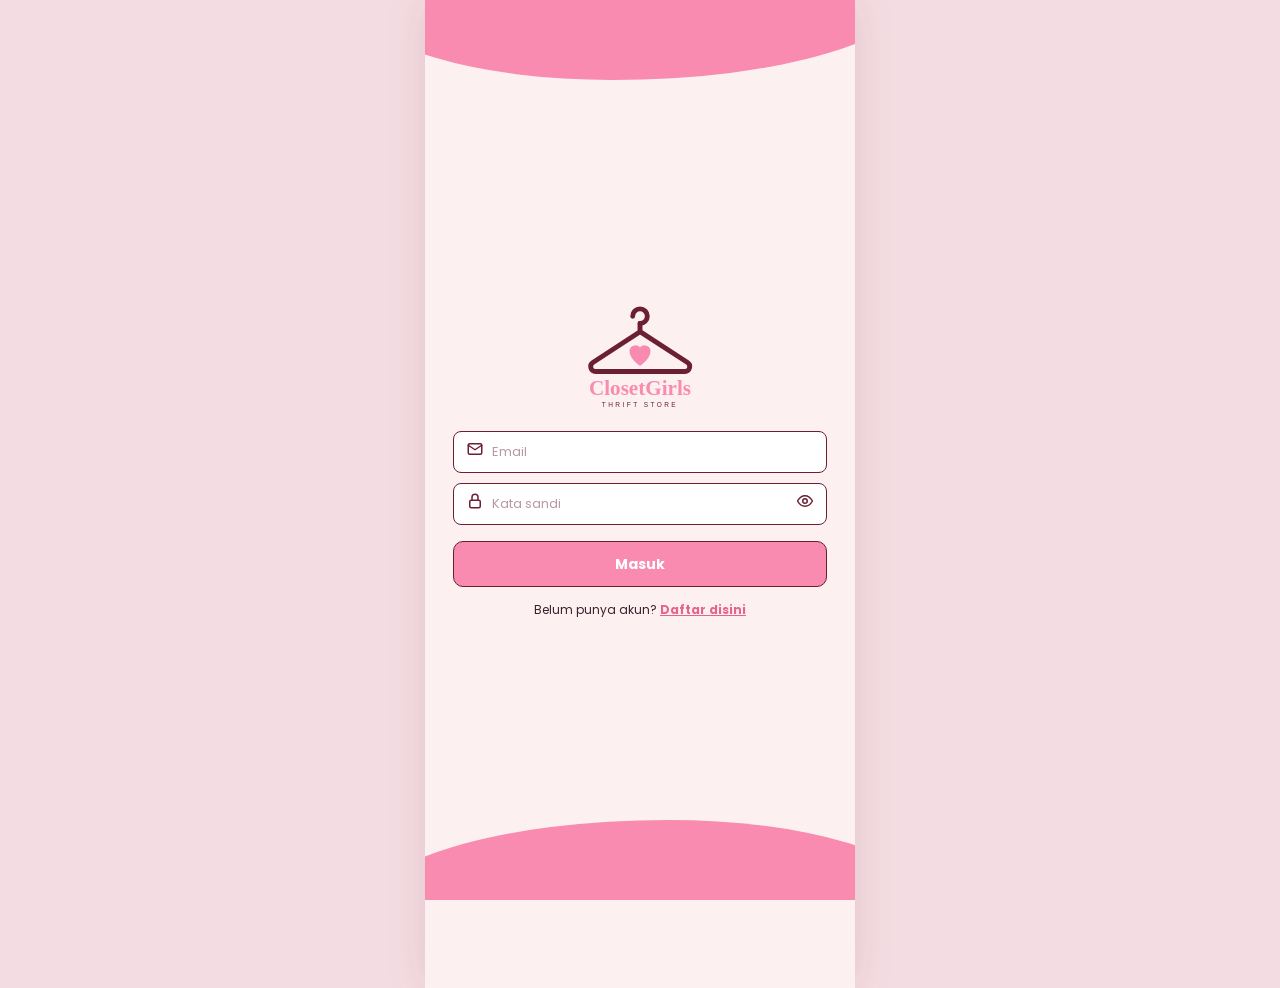
<file: Sprint 3/Index.html>
<!DOCTYPE html>
<html lang="id">
<head>
  <meta charset="UTF-8">
  <meta name="viewport" content="width=device-width, initial-scale=1">
  <title>ClosetGirls Thrift Store</title>
  <meta http-equiv="refresh" content="1;url=pages/login.html">
  <style>
    body { margin: 0; min-height: 100vh; display: grid; place-items: center; background: #FDF0F1; }
    img { width: 160px; }
  </style>
</head>
<body>
  <img src="assets/images/logo.svg" alt="ClosetGirls Thrift Store">
  <script>
    var session = null;
    try { session = localStorage.getItem('cg_session'); } catch (e) {}
    location.replace(session ? 'pages/home.html' : 'pages/login.html');
  </script>
</body>
</html>
</file>
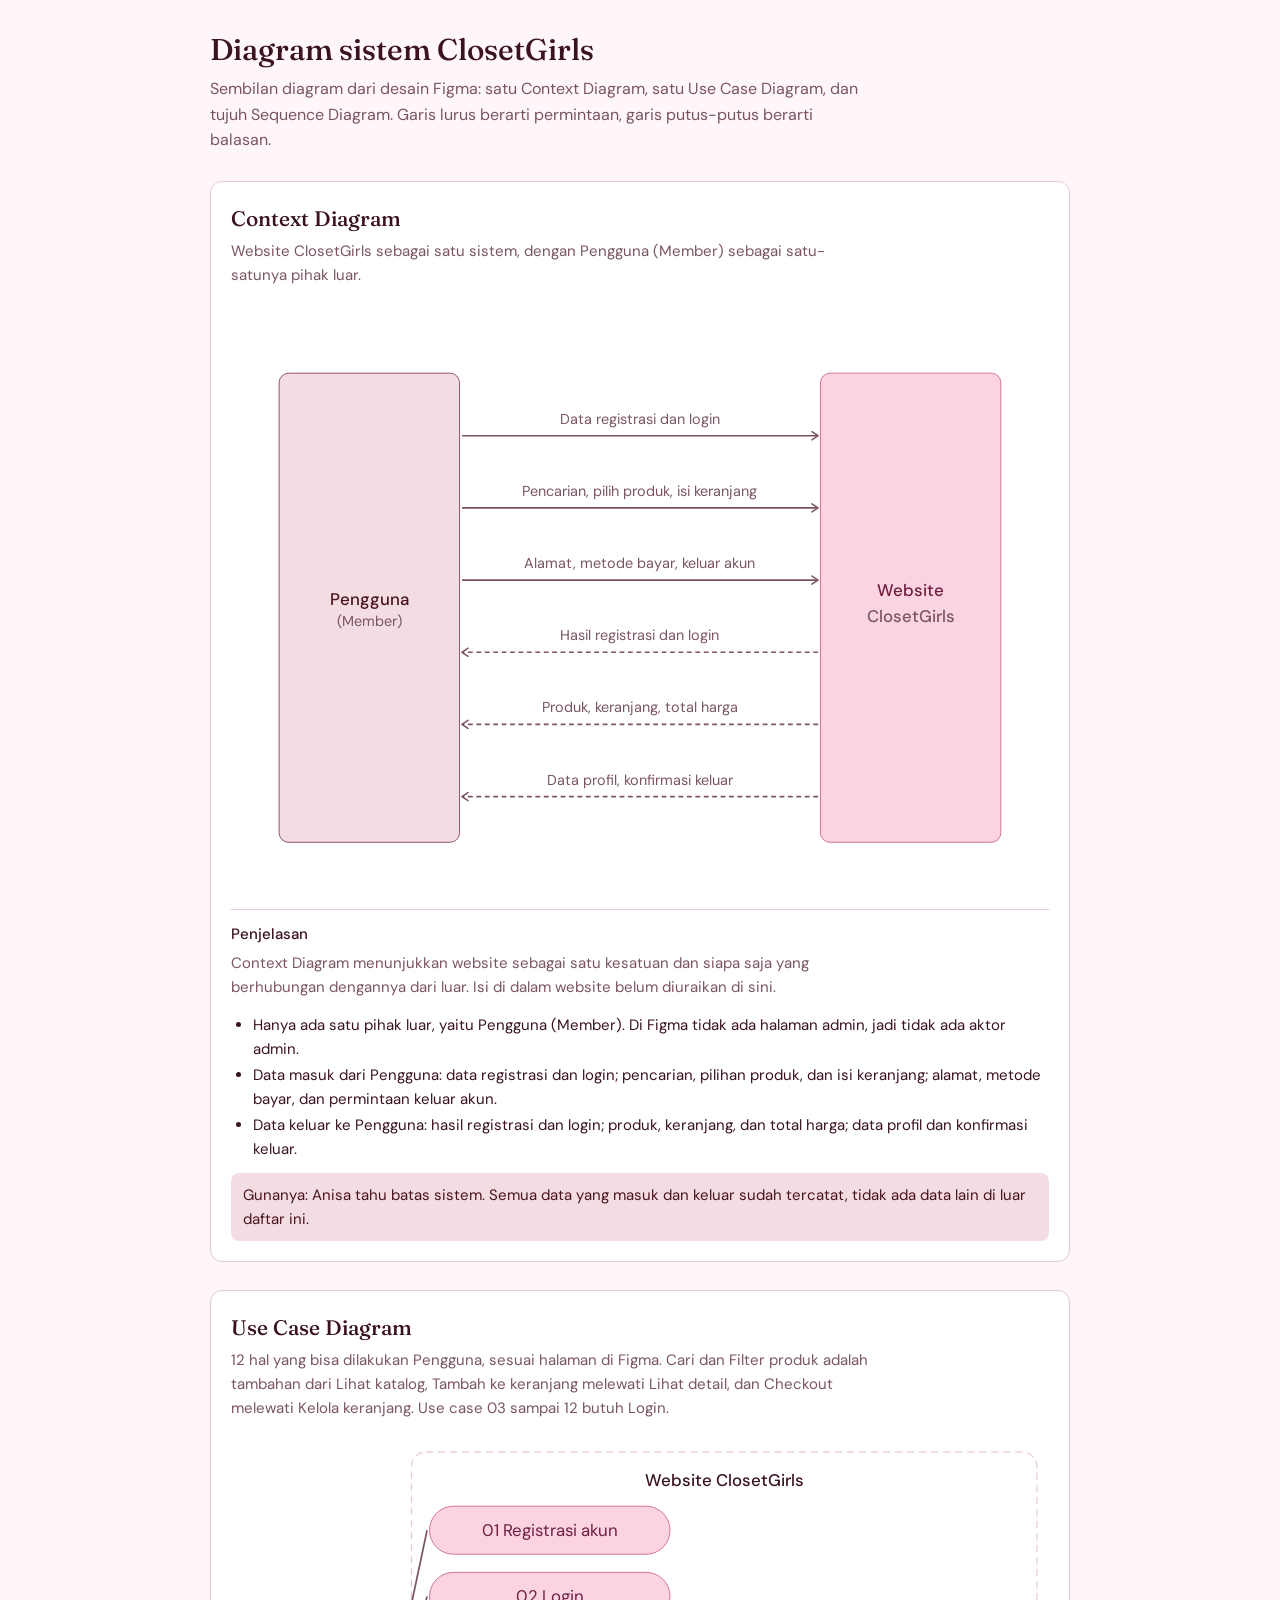
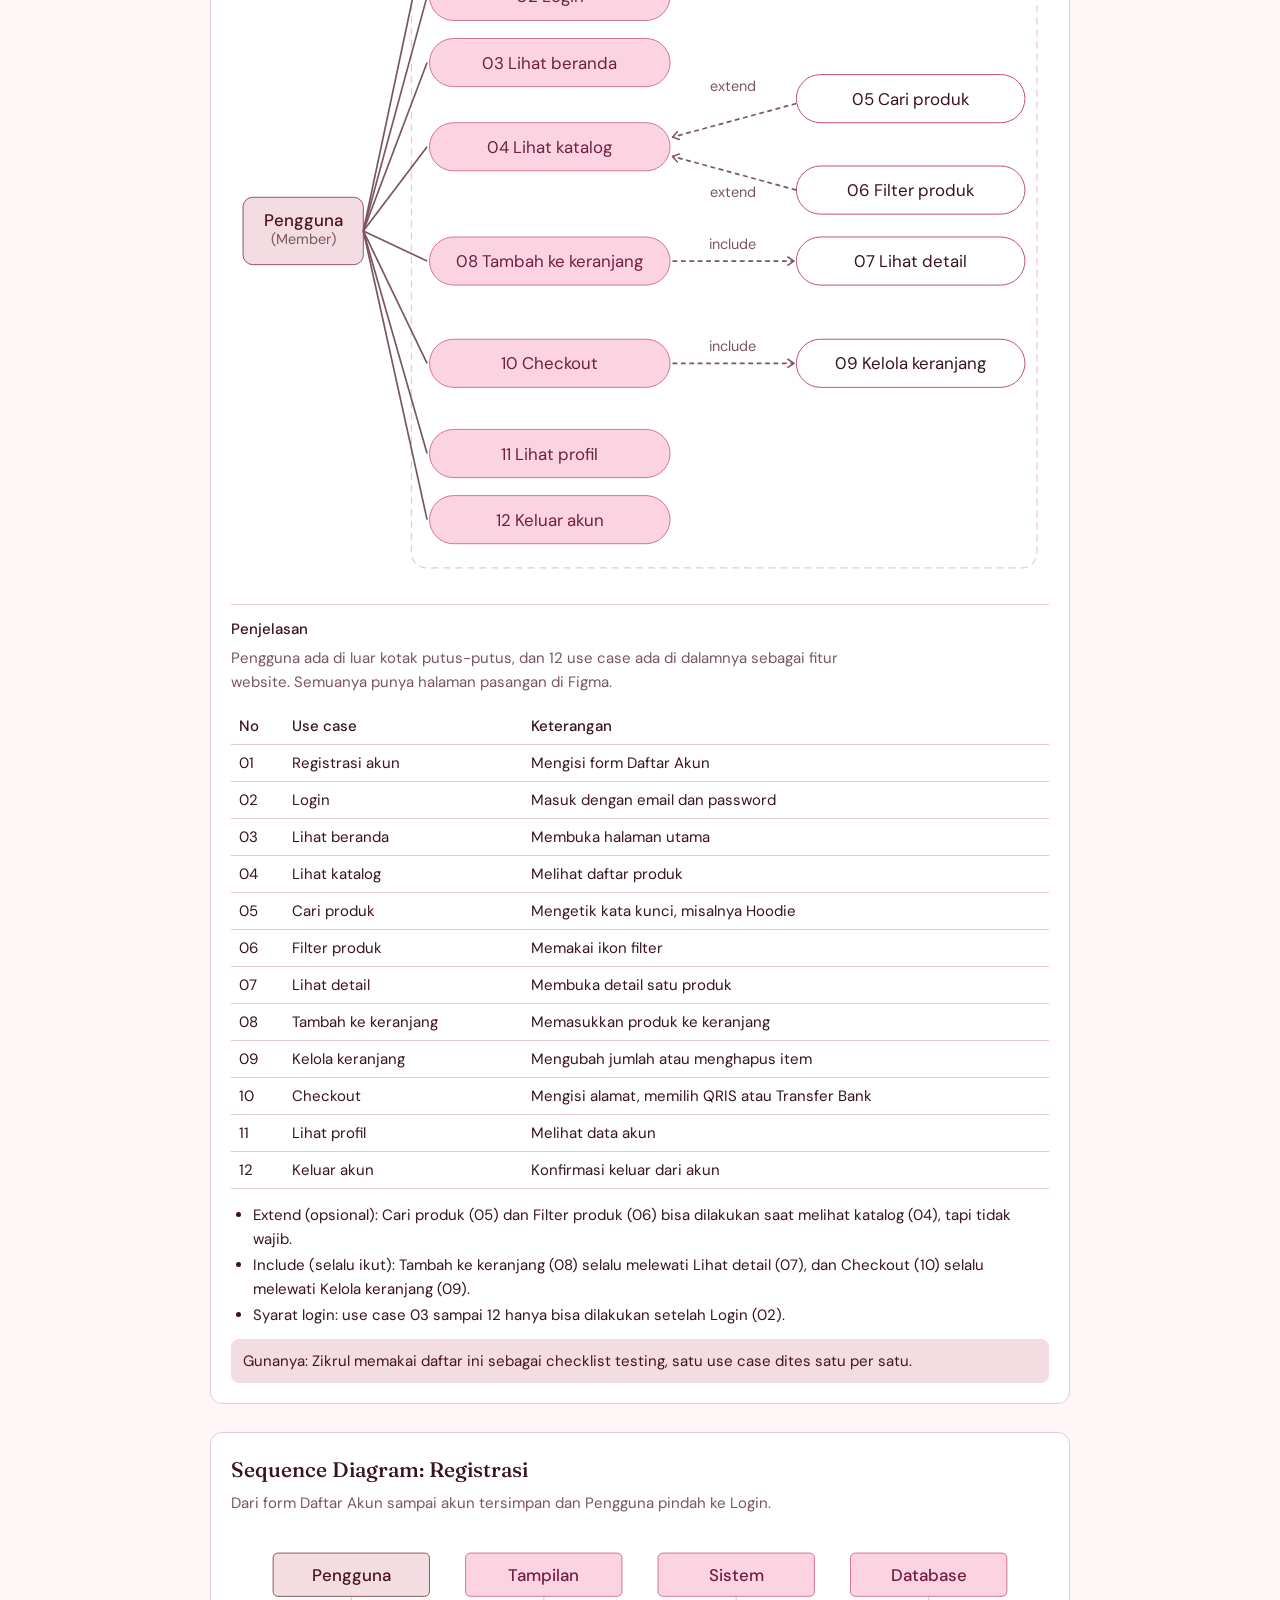
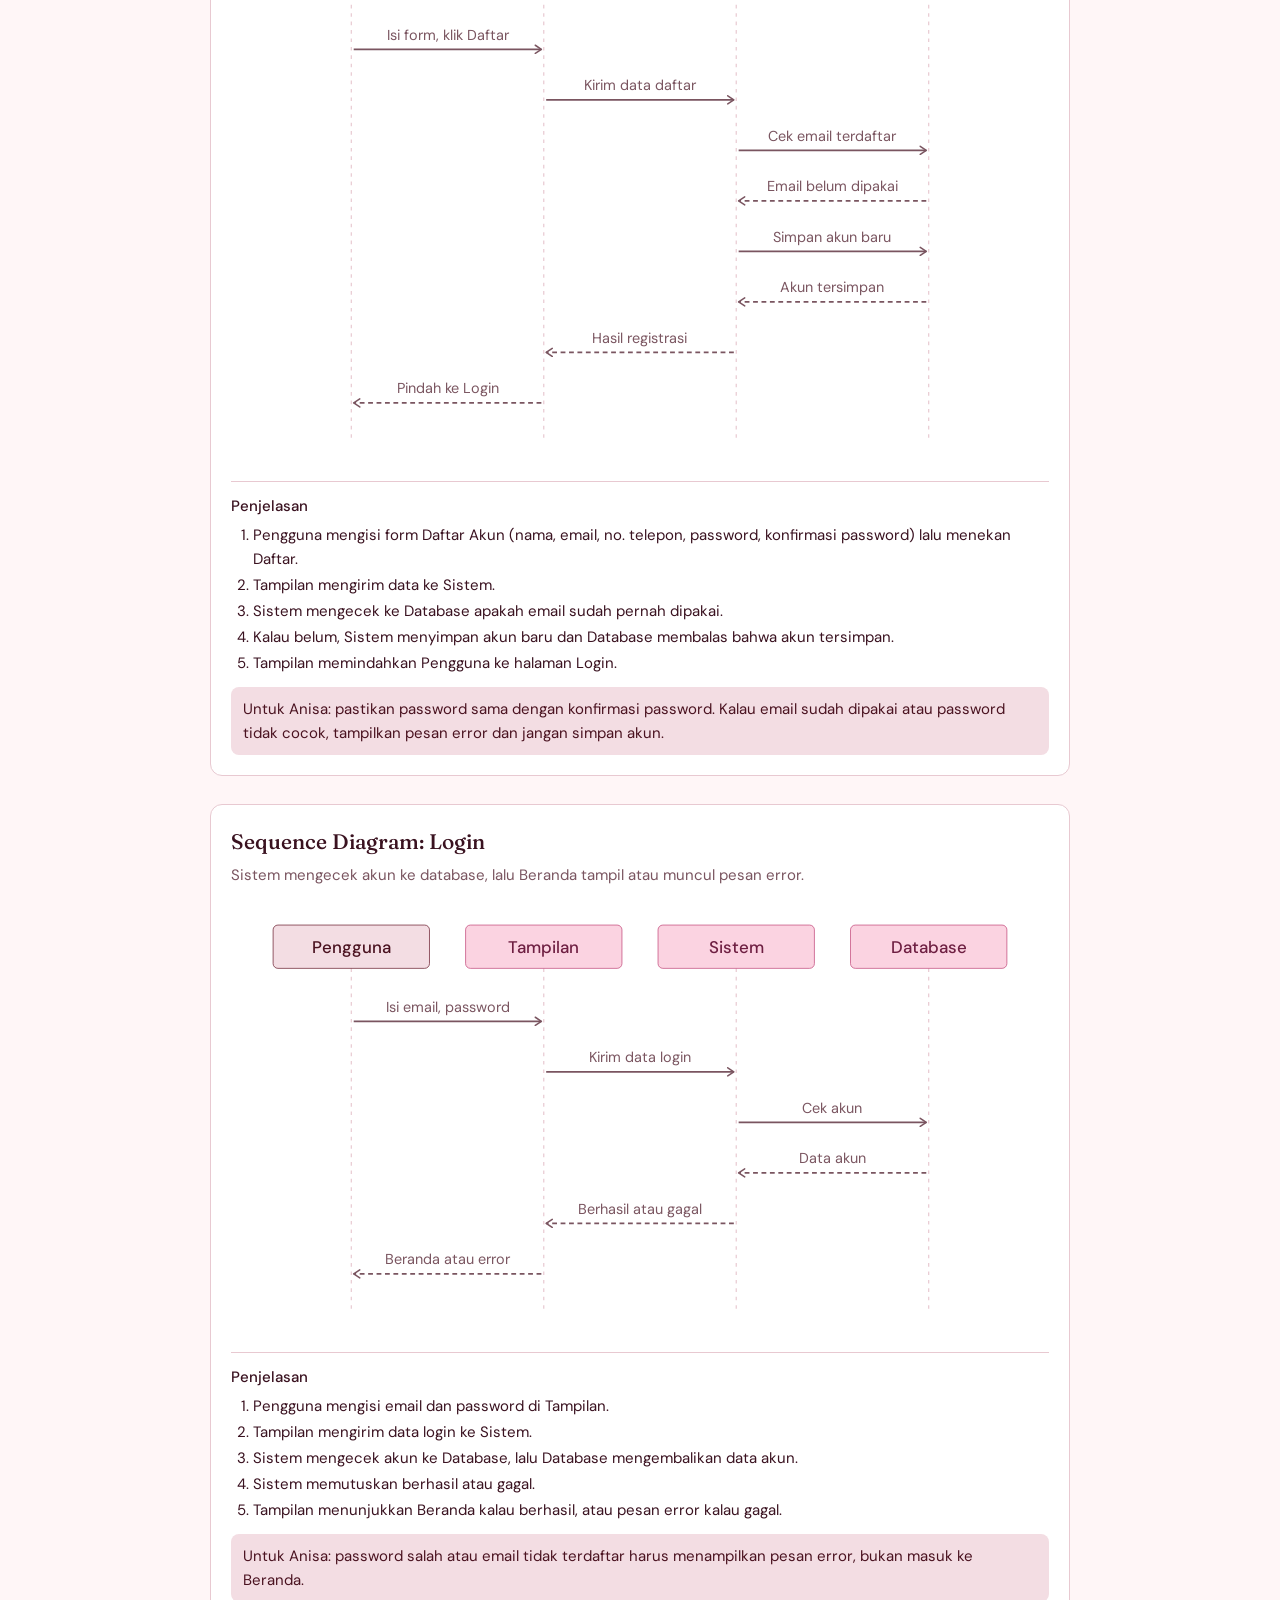
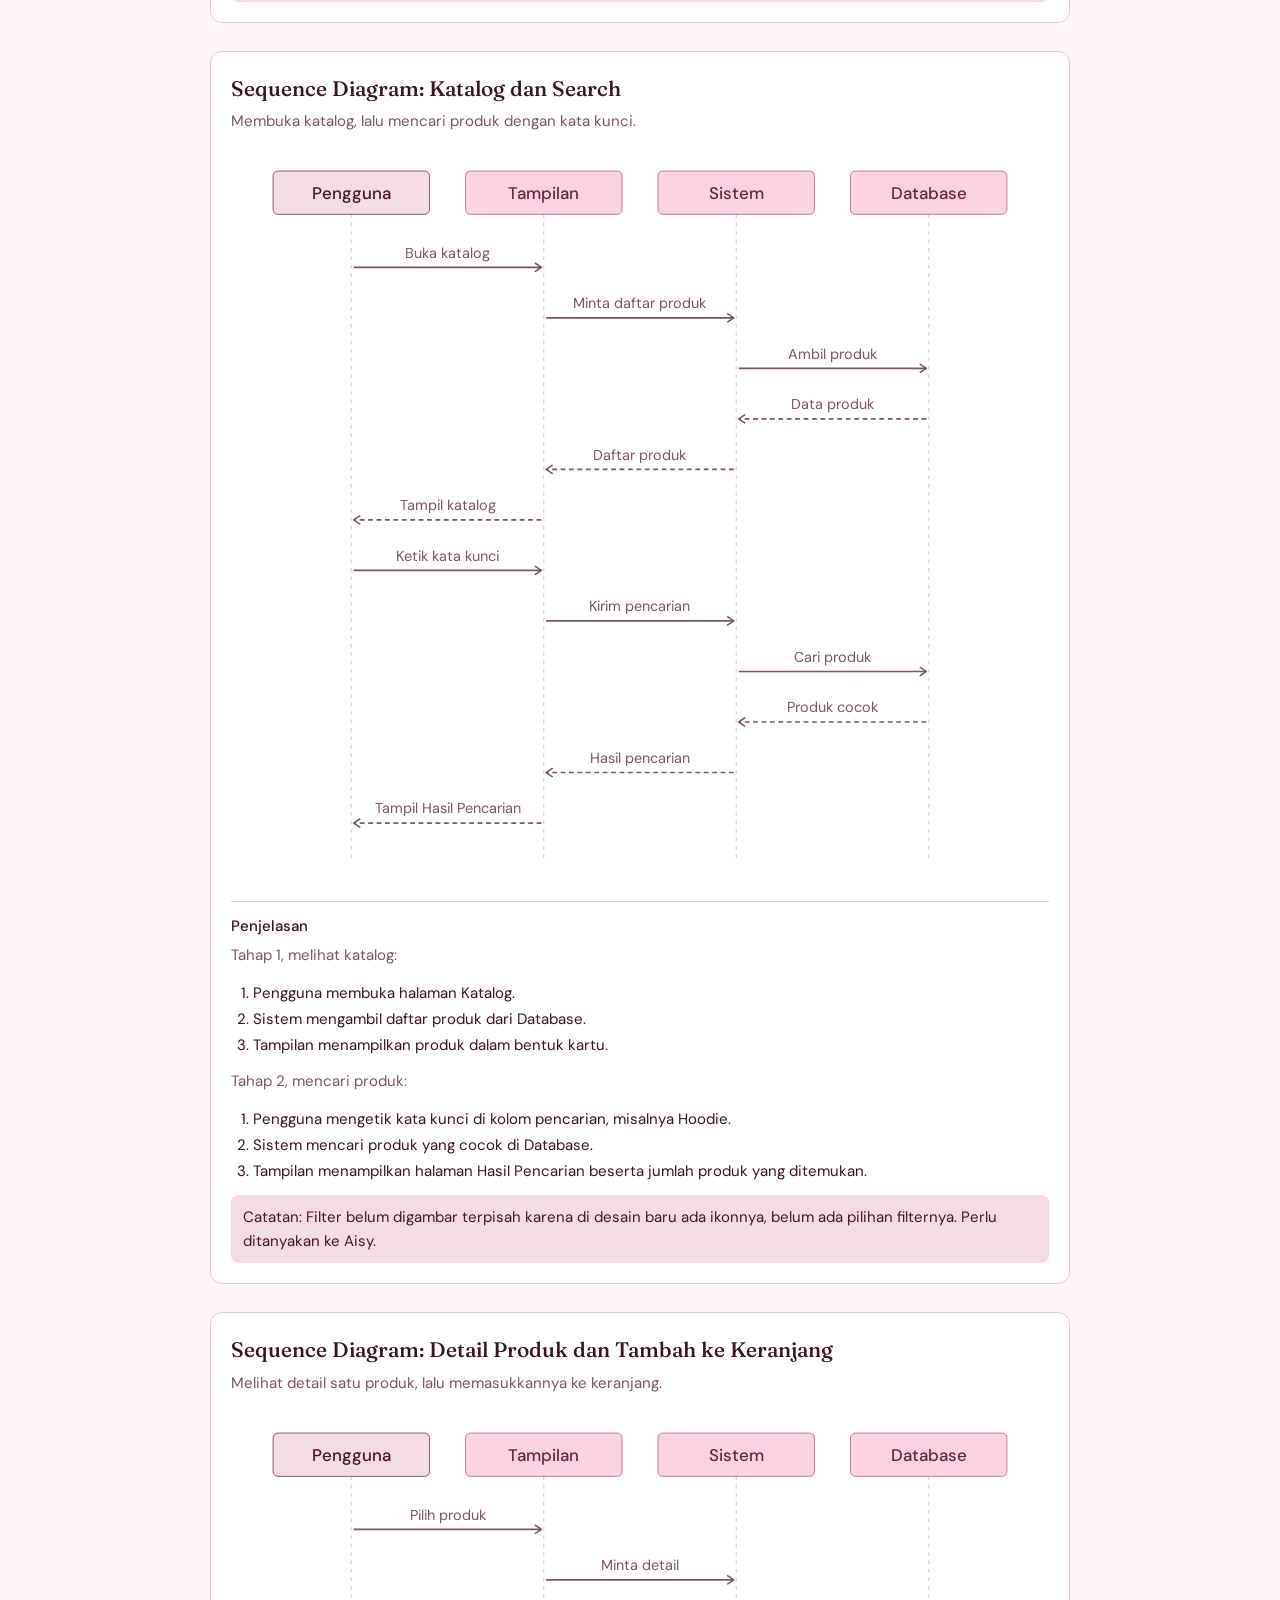
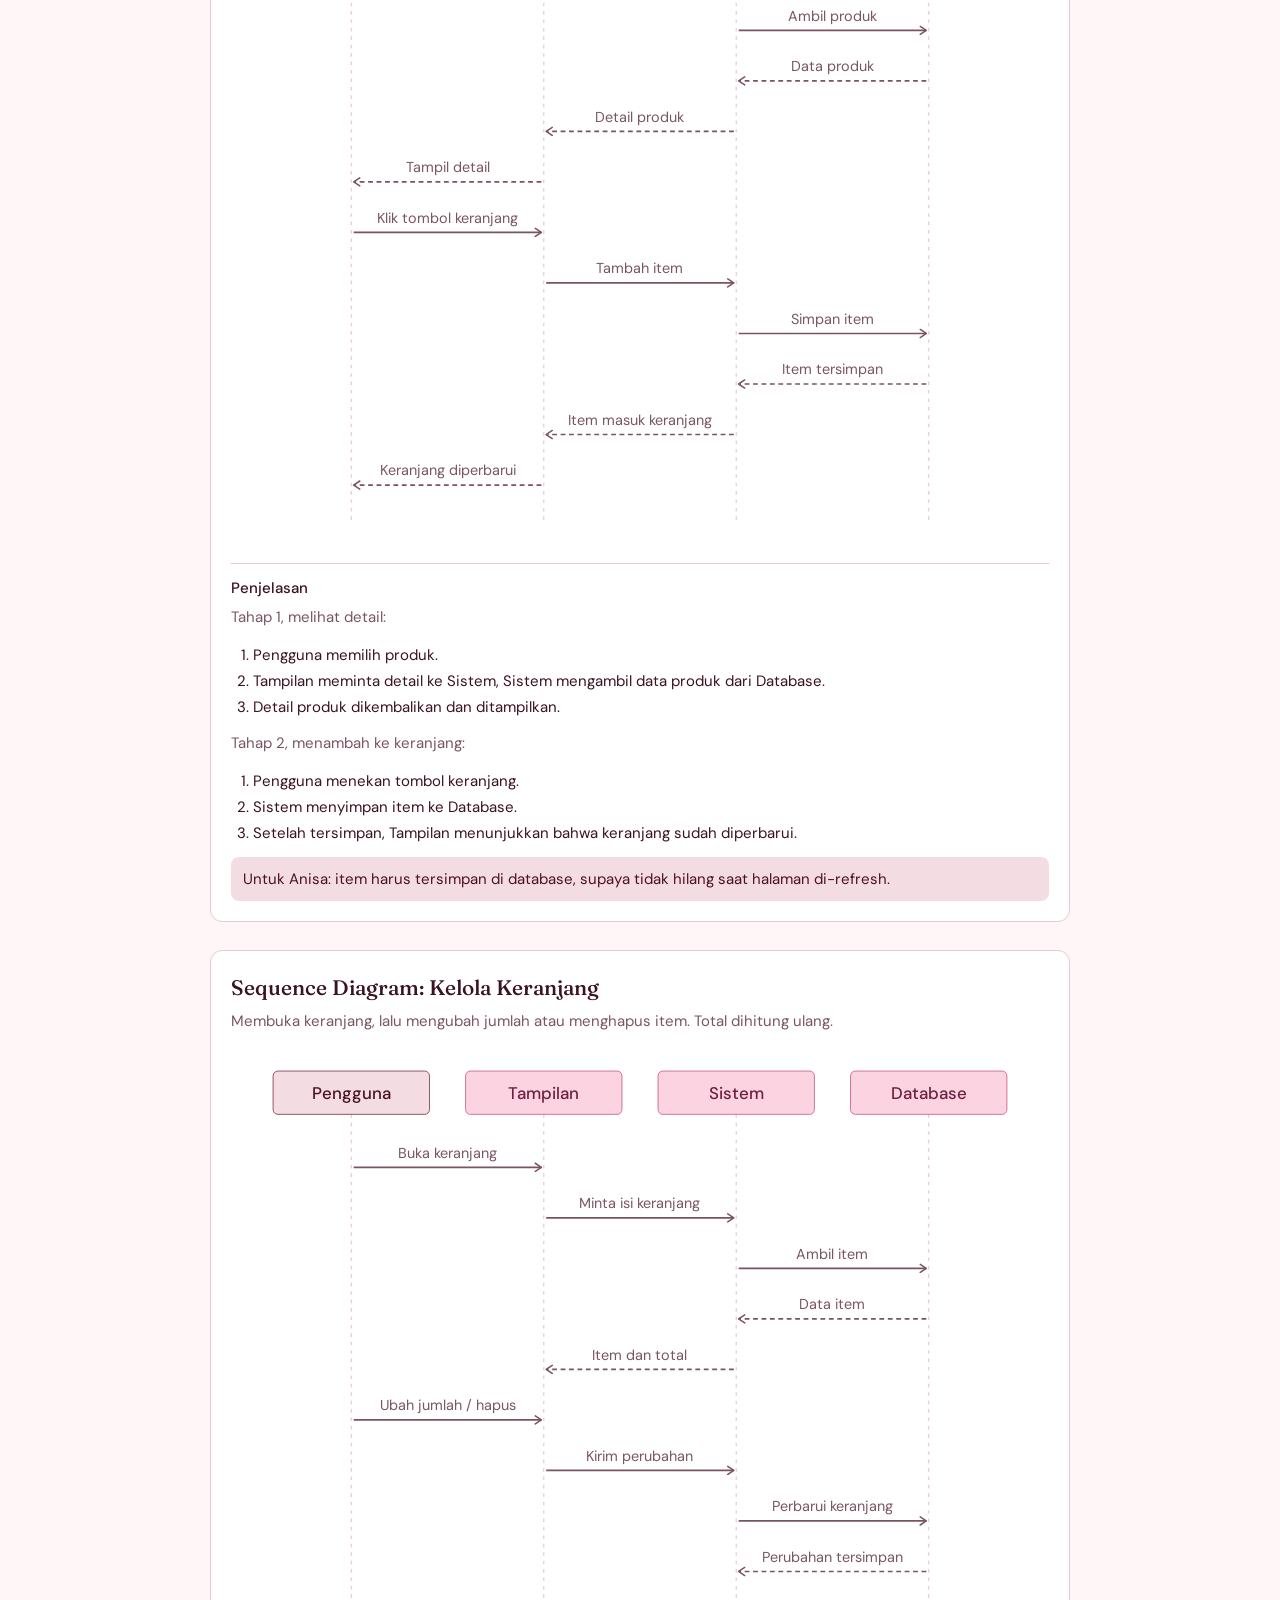
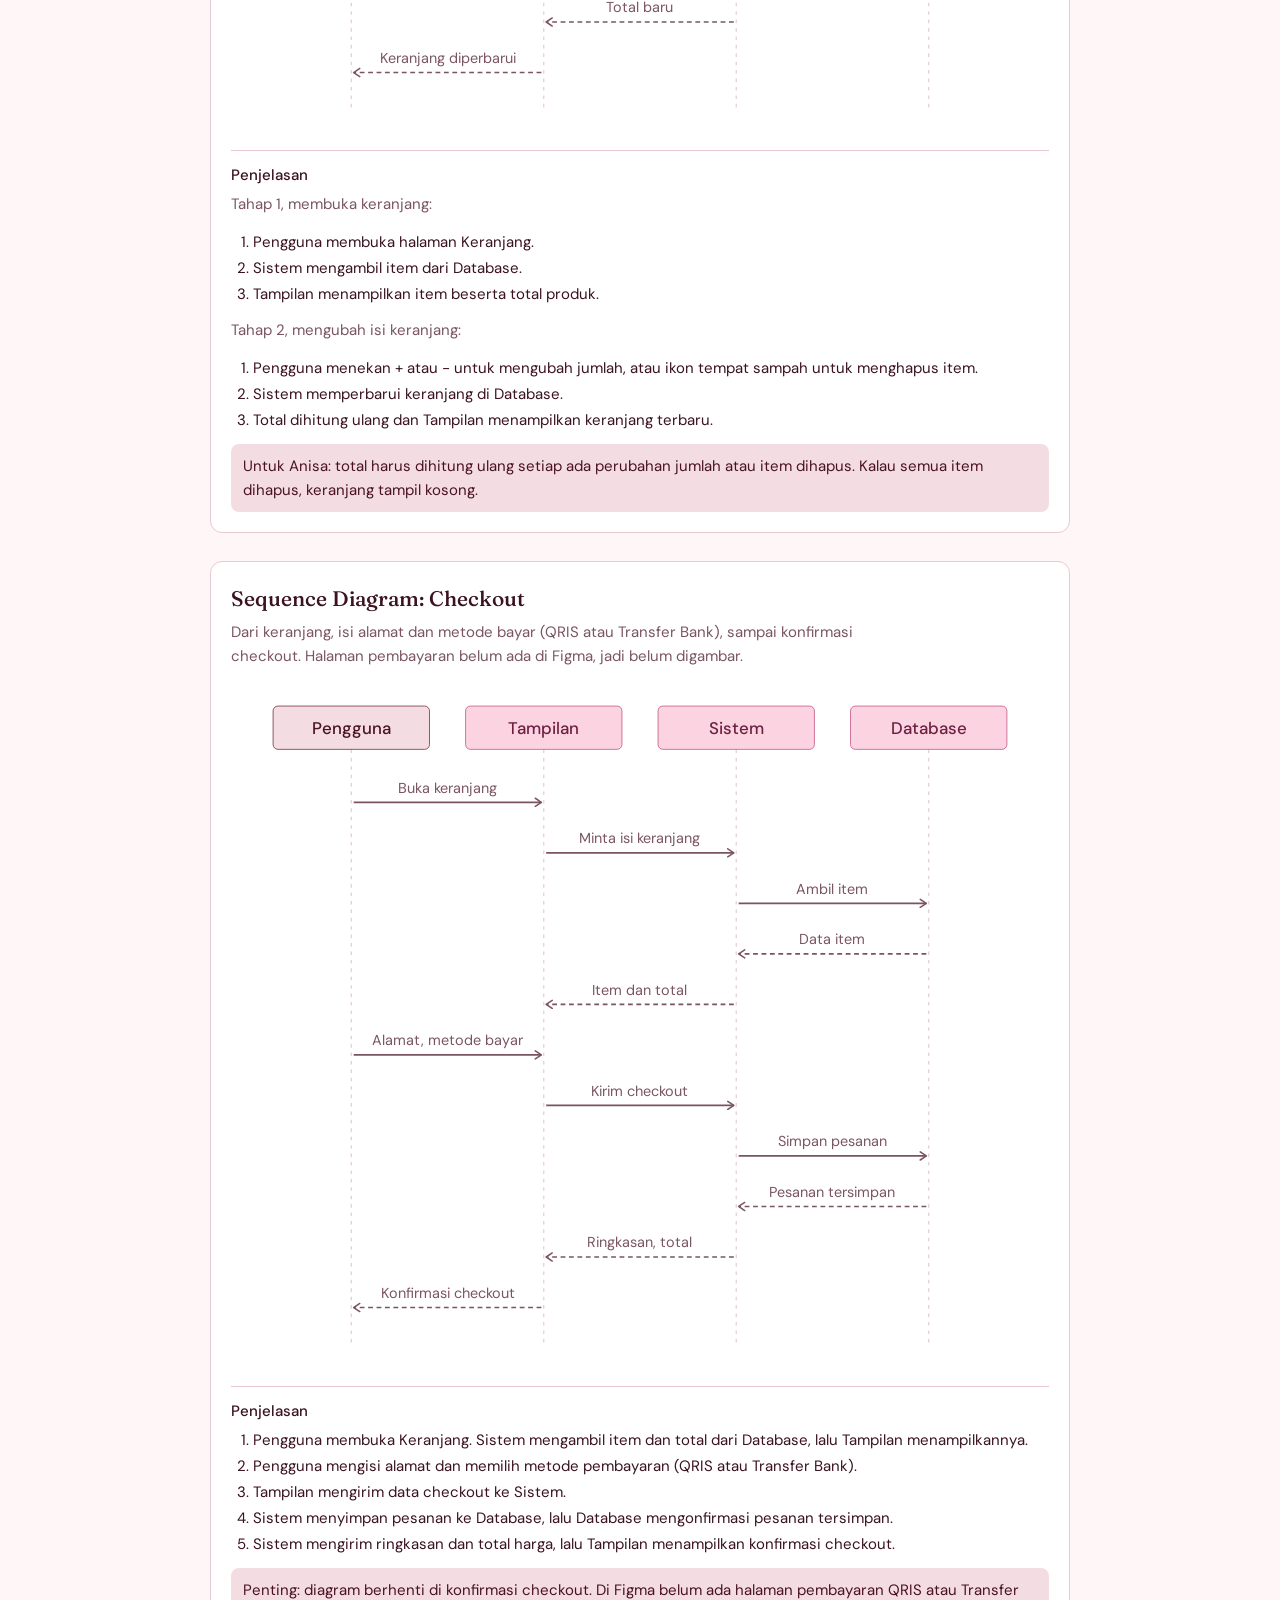
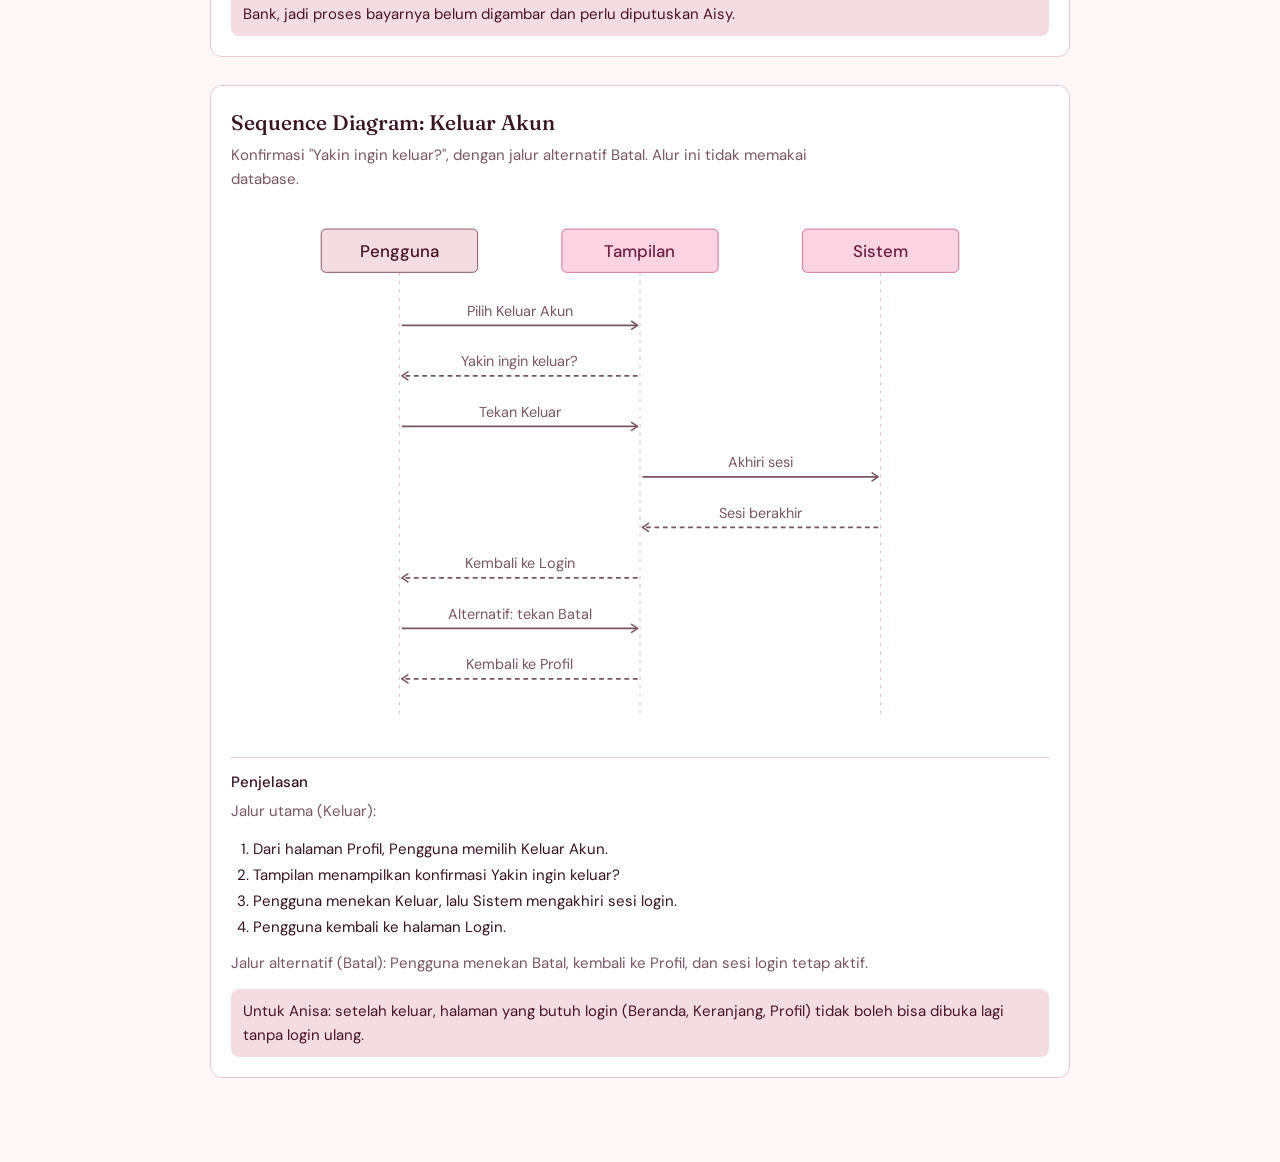
<file: a_Sprint_2/System_Modeling/Diagram sistem ClosetGirls (1).html>
<!DOCTYPE html>
<html lang="id"><head><meta charset="utf-8">
<meta name="viewport" content="width=device-width, initial-scale=1, viewport-fit=cover">
<title>Diagram sistem ClosetGirls</title>
<link href="https://fonts.googleapis.com/css2?family=DM+Sans:wght@400;500&family=Fraunces:wght@500&display=swap" rel="stylesheet">
<style>
:root{--bg:#FFF6F7;--card:#fff;--ink:#3A1220;--muted:#7A5560;--line:#E8C9D1;--af:#F3DDE3;--al:#6B1E2E;--at:#4A1220;--sf:#FBD3E1;--sl:#C2477A;--st:#6E1F42;box-sizing:border-box;padding-top:env(safe-area-inset-top,0px);padding-bottom:env(safe-area-inset-bottom,0px)}
@media (prefers-color-scheme:dark){:root:not([data-theme="light"]){--bg:#1E1015;--card:#2A171E;--ink:#FBE9EE;--muted:#C9A3AE;--line:#4A2A34;--af:#4A2230;--al:#E7A9B9;--at:#FBE9EE;--sf:#5A2037;--sl:#F08AB1;--st:#FDE3EE}}
:root[data-theme="dark"]{--bg:#1E1015;--card:#2A171E;--ink:#FBE9EE;--muted:#C9A3AE;--line:#4A2A34;--af:#4A2230;--al:#E7A9B9;--at:#FBE9EE;--sf:#5A2037;--sl:#F08AB1;--st:#FDE3EE}
html{scroll-padding-top:env(safe-area-inset-top,0px)}
body{margin:0;background:var(--bg);color:var(--ink);font:400 16px/1.6 "DM Sans",system-ui,sans-serif}
main{max-width:860px;margin:0 auto;padding:32px 16px 56px}
h1,h2{font-family:Fraunces,Georgia,serif;font-weight:500;margin:0}
h1{font-size:30px;line-height:1.2}
.lead{color:var(--muted);margin:8px 0 28px;max-width:60ch}
section{margin:0 0 28px;padding:20px;background:var(--card);border:1px solid var(--line);border-radius:12px}
h2{font-size:21px;margin-bottom:4px}
section p{margin:0 0 14px;color:var(--muted);font-size:15px;max-width:64ch}
.sc{overflow-x:auto}
svg.d{display:block;width:100%;min-width:600px;height:auto}
text{font-family:"DM Sans",system-ui,sans-serif;font-size:12px;fill:var(--muted);text-anchor:middle}
text.h{font-size:14px;font-weight:500;dominant-baseline:central}
text.t{font-size:14px;fill:var(--ink);dominant-baseline:central}
.ab{fill:var(--af);stroke:var(--al);stroke-width:.6}.ab+text{fill:var(--at)}
.sb{fill:var(--sf);stroke:var(--sl);stroke-width:.6}.sb+text{fill:var(--st)}
.lf{stroke:var(--line);stroke-dasharray:3 4}
.ar{stroke:var(--muted);stroke-width:1.4}.ar.d{stroke-dasharray:4 3}
marker path{fill:none;stroke:var(--muted);stroke-width:1.5;stroke-linecap:round;stroke-linejoin:round}
.bd{fill:none;stroke:var(--line);stroke-dasharray:6 4}
.tb{fill:var(--card);stroke:var(--sl);stroke-width:.8}
.ex{margin-top:18px;padding-top:14px;border-top:1px solid var(--line);font-size:15px}
.ex h3{font:500 15px/1.4 "DM Sans",sans-serif;margin:0 0 6px;color:var(--ink)}
.ex ul,.ex ol{margin:0 0 12px;padding-left:22px}.ex li{margin:2px 0}
.ex .note{margin:0;padding:10px 12px;background:var(--af);border-radius:8px;color:var(--at);max-width:none}
.ex table{width:100%;border-collapse:collapse;margin-bottom:12px}.ex th,.ex td{text-align:left;padding:6px 8px;border-bottom:1px solid var(--line);vertical-align:top}.ex th{font-weight:500}
</style></head><body><main>
<svg width="0" height="0" style="position:absolute"><defs><marker id="ah" viewBox="0 0 10 10" refX="8" refY="5" markerWidth="6" markerHeight="6" orient="auto-start-reverse"><path d="M2 1L8 5L2 9"/></marker></defs></svg>
<h1>Diagram sistem ClosetGirls</h1>
<p class="lead">Sembilan diagram dari desain Figma: satu Context Diagram, satu Use Case Diagram, dan tujuh Sequence Diagram. Garis lurus berarti permintaan, garis putus-putus berarti balasan.</p>
<div id="out"></div>
<script>
const L4=['Pengguna','Tampilan','Sistem','Database'],L3=['Pengguna','Tampilan','Sistem'];
function seq(lanes,msgs){const n=lanes.length,st=n==4?160:200,x0=n==4?100:140,xs=lanes.map((_,i)=>x0+i*st),last=100+(msgs.length-1)*42;
let s=`<svg class="d" viewBox="0 0 680 ${last+50}" role="img">`;
lanes.forEach((l,i)=>{s+=`<line class="lf" x1="${xs[i]}" y1="56" x2="${xs[i]}" y2="${last+30}"/><rect class="${i?'sb':'ab'}" x="${xs[i]-65}" y="20" width="130" height="36" rx="4"/><text class="h" x="${xs[i]}" y="38">${l}</text>`});
msgs.forEach((m,i)=>{const r=m.match(/^(\d)([>~])(\d) (.*)$/),a=+r[1],b=+r[3],y=100+i*42,d=b>a?1:-1;
s+=`<text x="${(xs[a]+xs[b])/2}" y="${y-8}">${r[4]}</text><line class="ar${r[2]=='~'?' d':''}" x1="${xs[a]+2*d}" y1="${y}" x2="${xs[b]-2*d}" y2="${y}" marker-end="url(#ah)"/>`});
return s+'</svg>'}
function ctx(){let s='<svg class="d" viewBox="0 0 680 490" role="img"><rect class="ab" x="40" y="60" width="150" height="390" rx="8"/><text class="h" x="115" y="248">Pengguna</text><text x="115" y="270">(Member)</text><rect class="sb" x="490" y="60" width="150" height="390" rx="8"/><text class="h" x="565" y="240">Website</text><text class="h" x="565" y="262">ClosetGirls</text>';
const f=[['Data registrasi dan login',1],['Pencarian, pilih produk, isi keranjang',1],['Alamat, metode bayar, keluar akun',1],['Hasil registrasi dan login',0],['Produk, keranjang, total harga',0],['Data profil, konfirmasi keluar',0]];
f.forEach((a,i)=>{const y=112+i*60;s+=`<text x="340" y="${y-10}">${a[0]}</text><line class="ar${a[1]?'':' d'}" x1="${a[1]?192:488}" y1="${y}" x2="${a[1]?488:192}" y2="${y}" marker-end="url(#ah)"/>`});return s+'</svg>'}
function uc(){const n=['Registrasi akun','Login','Lihat beranda','Lihat katalog','Cari produk','Filter produk','Lihat detail','Tambah ke keranjang','Kelola keranjang','Checkout','Lihat profil','Keluar akun'];
let s='<svg class="d" viewBox="0 0 680 490" role="img"><rect class="ab" x="30" y="215" width="130" height="56" rx="8"/><text class="h" x="95" y="233">Pengguna</text><text x="95" y="253">(Member)</text><rect class="bd" x="215" y="20" width="430" height="450" rx="12"/><text class="h" x="430" y="46" style="fill:var(--ink)">Website ClosetGirls</text><line class="ar" x1="162" y1="243" x2="213" y2="243" marker-end="url(#ah)"/>';
n.forEach((t,i)=>{const x=235+(i%2)*200,y=70+Math.floor(i/2)*70;s+=`<rect class="sb" x="${x}" y="${y}" width="190" height="44" rx="22"/><text class="t" x="${x+95}" y="${y+22}">${String(i+1).padStart(2,'0')} ${t}</text>`});return s+'</svg>'}
function uc2(){const L=[['01 Registrasi akun',80],['02 Login',135],['03 Lihat beranda',190],['04 Lihat katalog',260],['08 Tambah ke keranjang',355],['10 Checkout',440],['11 Lihat profil',515],['12 Keluar akun',570]],R=[['05 Cari produk',220],['06 Filter produk',296],['07 Lihat detail',355],['09 Kelola keranjang',440]];
let s='<svg class="d" viewBox="0 0 680 625" role="img"><rect class="bd" x="150" y="15" width="520" height="595" rx="12"/><text class="h" x="410" y="38" style="fill:var(--ink)">Website ClosetGirls</text><rect class="ab" x="10" y="302" width="100" height="56" rx="8"/><text class="h" x="60" y="321">Pengguna</text><text x="60" y="341">(Member)</text>';
L.forEach(a=>{s+=`<line class="ar" x1="110" y1="330" x2="163" y2="${a[1]}"/>`});
L.forEach(a=>{s+=`<rect class="sb" x="165" y="${a[1]-20}" width="200" height="40" rx="20"/><text class="t" x="265" y="${a[1]}">${a[0]}</text>`});
R.forEach(a=>{s+=`<rect class="tb" x="470" y="${a[1]-20}" width="190" height="40" rx="20"/><text class="t" x="565" y="${a[1]}">${a[0]}</text>`});
s+='<line class="ar d" x1="470" y1="224" x2="367" y2="252" marker-end="url(#ah)"/><text x="417" y="214">extend</text><line class="ar d" x1="470" y1="296" x2="367" y2="268" marker-end="url(#ah)"/><text x="417" y="302">extend</text><line class="ar d" x1="367" y1="355" x2="468" y2="355" marker-end="url(#ah)"/><text x="417" y="345">include</text><line class="ar d" x1="367" y1="440" x2="468" y2="440" marker-end="url(#ah)"/><text x="417" y="430">include</text>';
return s+'</svg>'}
const S=[
['Context Diagram','Website ClosetGirls sebagai satu sistem, dengan Pengguna (Member) sebagai satu-satunya pihak luar.',ctx()],
['Use Case Diagram','12 hal yang bisa dilakukan Pengguna, sesuai halaman di Figma. Cari dan Filter produk adalah tambahan dari Lihat katalog, Tambah ke keranjang melewati Lihat detail, dan Checkout melewati Kelola keranjang. Use case 03 sampai 12 butuh Login.',uc2()],
['Sequence Diagram: Registrasi','Dari form Daftar Akun sampai akun tersimpan dan Pengguna pindah ke Login.',seq(L4,['0>1 Isi form, klik Daftar','1>2 Kirim data daftar','2>3 Cek email terdaftar','3~2 Email belum dipakai','2>3 Simpan akun baru','3~2 Akun tersimpan','2~1 Hasil registrasi','1~0 Pindah ke Login'])],
['Sequence Diagram: Login','Sistem mengecek akun ke database, lalu Beranda tampil atau muncul pesan error.',seq(L4,['0>1 Isi email, password','1>2 Kirim data login','2>3 Cek akun','3~2 Data akun','2~1 Berhasil atau gagal','1~0 Beranda atau error'])],
['Sequence Diagram: Katalog dan Search','Membuka katalog, lalu mencari produk dengan kata kunci.',seq(L4,['0>1 Buka katalog','1>2 Minta daftar produk','2>3 Ambil produk','3~2 Data produk','2~1 Daftar produk','1~0 Tampil katalog','0>1 Ketik kata kunci','1>2 Kirim pencarian','2>3 Cari produk','3~2 Produk cocok','2~1 Hasil pencarian','1~0 Tampil Hasil Pencarian'])],
['Sequence Diagram: Detail Produk dan Tambah ke Keranjang','Melihat detail satu produk, lalu memasukkannya ke keranjang.',seq(L4,['0>1 Pilih produk','1>2 Minta detail','2>3 Ambil produk','3~2 Data produk','2~1 Detail produk','1~0 Tampil detail','0>1 Klik tombol keranjang','1>2 Tambah item','2>3 Simpan item','3~2 Item tersimpan','2~1 Item masuk keranjang','1~0 Keranjang diperbarui'])],
['Sequence Diagram: Kelola Keranjang','Membuka keranjang, lalu mengubah jumlah atau menghapus item. Total dihitung ulang.',seq(L4,['0>1 Buka keranjang','1>2 Minta isi keranjang','2>3 Ambil item','3~2 Data item','2~1 Item dan total','0>1 Ubah jumlah / hapus','1>2 Kirim perubahan','2>3 Perbarui keranjang','3~2 Perubahan tersimpan','2~1 Total baru','1~0 Keranjang diperbarui'])],
['Sequence Diagram: Checkout','Dari keranjang, isi alamat dan metode bayar (QRIS atau Transfer Bank), sampai konfirmasi checkout. Halaman pembayaran belum ada di Figma, jadi belum digambar.',seq(L4,['0>1 Buka keranjang','1>2 Minta isi keranjang','2>3 Ambil item','3~2 Data item','2~1 Item dan total','0>1 Alamat, metode bayar','1>2 Kirim checkout','2>3 Simpan pesanan','3~2 Pesanan tersimpan','2~1 Ringkasan, total','1~0 Konfirmasi checkout'])],
['Sequence Diagram: Keluar Akun','Konfirmasi "Yakin ingin keluar?", dengan jalur alternatif Batal. Alur ini tidak memakai database.',seq(L3,['0>1 Pilih Keluar Akun','1~0 Yakin ingin keluar?','0>1 Tekan Keluar','1>2 Akhiri sesi','2~1 Sesi berakhir','1~0 Kembali ke Login','0>1 Alternatif: tekan Batal','1~0 Kembali ke Profil'])]];
const E=[
`<h3>Penjelasan</h3><p>Context Diagram menunjukkan website sebagai satu kesatuan dan siapa saja yang berhubungan dengannya dari luar. Isi di dalam website belum diuraikan di sini.</p><ul><li>Hanya ada satu pihak luar, yaitu Pengguna (Member). Di Figma tidak ada halaman admin, jadi tidak ada aktor admin.</li><li>Data masuk dari Pengguna: data registrasi dan login; pencarian, pilihan produk, dan isi keranjang; alamat, metode bayar, dan permintaan keluar akun.</li><li>Data keluar ke Pengguna: hasil registrasi dan login; produk, keranjang, dan total harga; data profil dan konfirmasi keluar.</li></ul><p class="note">Gunanya: Anisa tahu batas sistem. Semua data yang masuk dan keluar sudah tercatat, tidak ada data lain di luar daftar ini.</p>`,
`<h3>Penjelasan</h3><p>Pengguna ada di luar kotak putus-putus, dan 12 use case ada di dalamnya sebagai fitur website. Semuanya punya halaman pasangan di Figma.</p><div class="sc"><table><tr><th>No</th><th>Use case</th><th>Keterangan</th></tr><tr><td>01</td><td>Registrasi akun</td><td>Mengisi form Daftar Akun</td></tr><tr><td>02</td><td>Login</td><td>Masuk dengan email dan password</td></tr><tr><td>03</td><td>Lihat beranda</td><td>Membuka halaman utama</td></tr><tr><td>04</td><td>Lihat katalog</td><td>Melihat daftar produk</td></tr><tr><td>05</td><td>Cari produk</td><td>Mengetik kata kunci, misalnya Hoodie</td></tr><tr><td>06</td><td>Filter produk</td><td>Memakai ikon filter</td></tr><tr><td>07</td><td>Lihat detail</td><td>Membuka detail satu produk</td></tr><tr><td>08</td><td>Tambah ke keranjang</td><td>Memasukkan produk ke keranjang</td></tr><tr><td>09</td><td>Kelola keranjang</td><td>Mengubah jumlah atau menghapus item</td></tr><tr><td>10</td><td>Checkout</td><td>Mengisi alamat, memilih QRIS atau Transfer Bank</td></tr><tr><td>11</td><td>Lihat profil</td><td>Melihat data akun</td></tr><tr><td>12</td><td>Keluar akun</td><td>Konfirmasi keluar dari akun</td></tr></table></div><ul><li>Extend (opsional): Cari produk (05) dan Filter produk (06) bisa dilakukan saat melihat katalog (04), tapi tidak wajib.</li><li>Include (selalu ikut): Tambah ke keranjang (08) selalu melewati Lihat detail (07), dan Checkout (10) selalu melewati Kelola keranjang (09).</li><li>Syarat login: use case 03 sampai 12 hanya bisa dilakukan setelah Login (02).</li></ul><p class="note">Gunanya: Zikrul memakai daftar ini sebagai checklist testing, satu use case dites satu per satu.</p>`,
`<h3>Penjelasan</h3><ol><li>Pengguna mengisi form Daftar Akun (nama, email, no. telepon, password, konfirmasi password) lalu menekan Daftar.</li><li>Tampilan mengirim data ke Sistem.</li><li>Sistem mengecek ke Database apakah email sudah pernah dipakai.</li><li>Kalau belum, Sistem menyimpan akun baru dan Database membalas bahwa akun tersimpan.</li><li>Tampilan memindahkan Pengguna ke halaman Login.</li></ol><p class="note">Untuk Anisa: pastikan password sama dengan konfirmasi password. Kalau email sudah dipakai atau password tidak cocok, tampilkan pesan error dan jangan simpan akun.</p>`,
`<h3>Penjelasan</h3><ol><li>Pengguna mengisi email dan password di Tampilan.</li><li>Tampilan mengirim data login ke Sistem.</li><li>Sistem mengecek akun ke Database, lalu Database mengembalikan data akun.</li><li>Sistem memutuskan berhasil atau gagal.</li><li>Tampilan menunjukkan Beranda kalau berhasil, atau pesan error kalau gagal.</li></ol><p class="note">Untuk Anisa: password salah atau email tidak terdaftar harus menampilkan pesan error, bukan masuk ke Beranda.</p>`,
`<h3>Penjelasan</h3><p>Tahap 1, melihat katalog:</p><ol><li>Pengguna membuka halaman Katalog.</li><li>Sistem mengambil daftar produk dari Database.</li><li>Tampilan menampilkan produk dalam bentuk kartu.</li></ol><p>Tahap 2, mencari produk:</p><ol><li>Pengguna mengetik kata kunci di kolom pencarian, misalnya Hoodie.</li><li>Sistem mencari produk yang cocok di Database.</li><li>Tampilan menampilkan halaman Hasil Pencarian beserta jumlah produk yang ditemukan.</li></ol><p class="note">Catatan: Filter belum digambar terpisah karena di desain baru ada ikonnya, belum ada pilihan filternya. Perlu ditanyakan ke Aisy.</p>`,
`<h3>Penjelasan</h3><p>Tahap 1, melihat detail:</p><ol><li>Pengguna memilih produk.</li><li>Tampilan meminta detail ke Sistem, Sistem mengambil data produk dari Database.</li><li>Detail produk dikembalikan dan ditampilkan.</li></ol><p>Tahap 2, menambah ke keranjang:</p><ol><li>Pengguna menekan tombol keranjang.</li><li>Sistem menyimpan item ke Database.</li><li>Setelah tersimpan, Tampilan menunjukkan bahwa keranjang sudah diperbarui.</li></ol><p class="note">Untuk Anisa: item harus tersimpan di database, supaya tidak hilang saat halaman di-refresh.</p>`,
`<h3>Penjelasan</h3><p>Tahap 1, membuka keranjang:</p><ol><li>Pengguna membuka halaman Keranjang.</li><li>Sistem mengambil item dari Database.</li><li>Tampilan menampilkan item beserta total produk.</li></ol><p>Tahap 2, mengubah isi keranjang:</p><ol><li>Pengguna menekan + atau - untuk mengubah jumlah, atau ikon tempat sampah untuk menghapus item.</li><li>Sistem memperbarui keranjang di Database.</li><li>Total dihitung ulang dan Tampilan menampilkan keranjang terbaru.</li></ol><p class="note">Untuk Anisa: total harus dihitung ulang setiap ada perubahan jumlah atau item dihapus. Kalau semua item dihapus, keranjang tampil kosong.</p>`,
`<h3>Penjelasan</h3><ol><li>Pengguna membuka Keranjang. Sistem mengambil item dan total dari Database, lalu Tampilan menampilkannya.</li><li>Pengguna mengisi alamat dan memilih metode pembayaran (QRIS atau Transfer Bank).</li><li>Tampilan mengirim data checkout ke Sistem.</li><li>Sistem menyimpan pesanan ke Database, lalu Database mengonfirmasi pesanan tersimpan.</li><li>Sistem mengirim ringkasan dan total harga, lalu Tampilan menampilkan konfirmasi checkout.</li></ol><p class="note">Penting: diagram berhenti di konfirmasi checkout. Di Figma belum ada halaman pembayaran QRIS atau Transfer Bank, jadi proses bayarnya belum digambar dan perlu diputuskan Aisy.</p>`,
`<h3>Penjelasan</h3><p>Jalur utama (Keluar):</p><ol><li>Dari halaman Profil, Pengguna memilih Keluar Akun.</li><li>Tampilan menampilkan konfirmasi Yakin ingin keluar?</li><li>Pengguna menekan Keluar, lalu Sistem mengakhiri sesi login.</li><li>Pengguna kembali ke halaman Login.</li></ol><p>Jalur alternatif (Batal): Pengguna menekan Batal, kembali ke Profil, dan sesi login tetap aktif.</p><p class="note">Untuk Anisa: setelah keluar, halaman yang butuh login (Beranda, Keranjang, Profil) tidak boleh bisa dibuka lagi tanpa login ulang.</p>`];
document.getElementById('out').innerHTML=S.map((a,i)=>`<section><h2>${a[0]}</h2><p>${a[1]}</p><div class="sc">${a[2]}</div><div class="ex">${E[i]}</div></section>`).join('');
</script></main></body></html>
</file>
